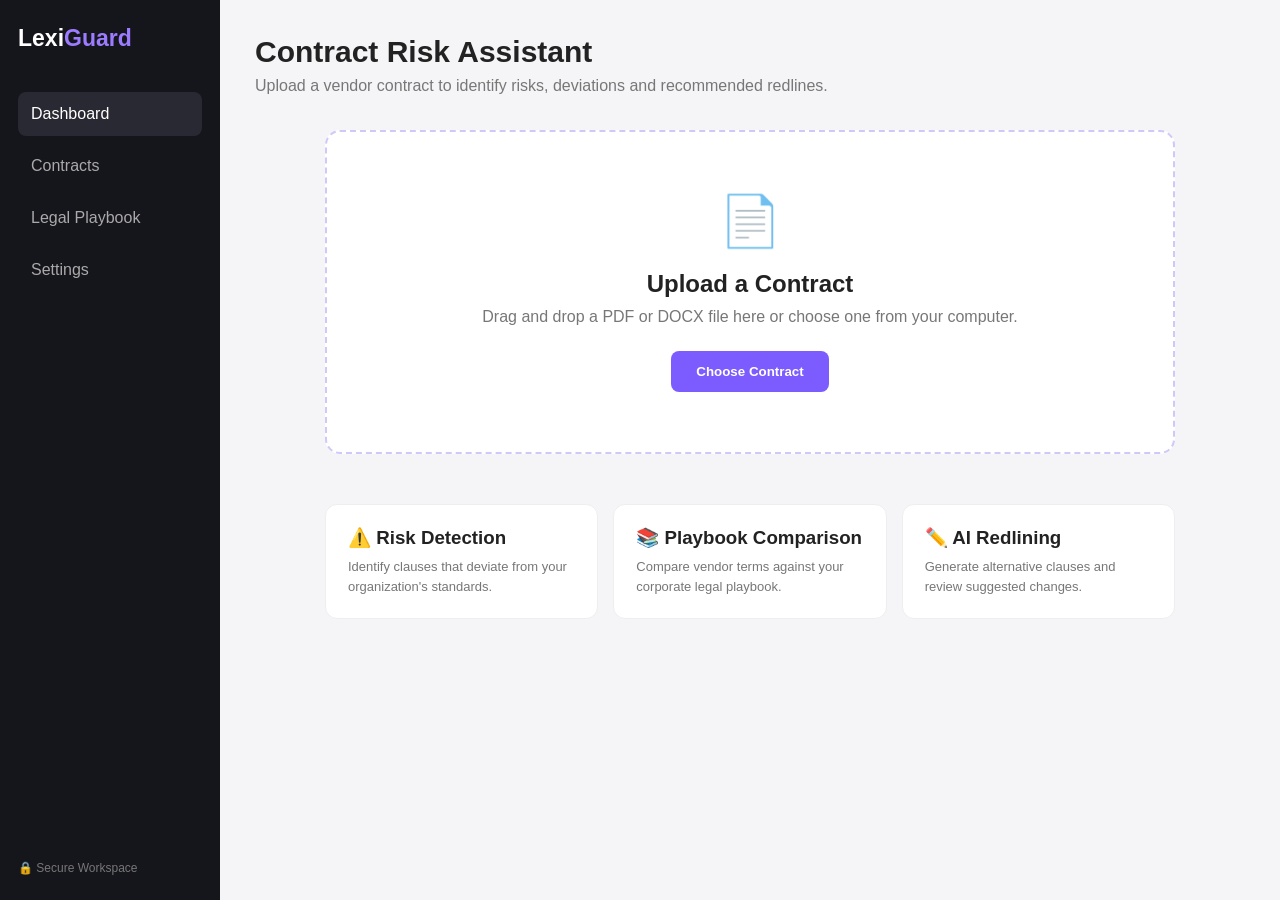
<file: index.html>
<!DOCTYPE html>
<html lang="en">
<head>
    <meta charset="UTF-8">
    <meta name="viewport" content="width=device-width, initial-scale=1.0">

    <title>LexiGuard - Contract Risk Assistant</title>

    <style>

        * {
            box-sizing: border-box;
            margin: 0;
            padding: 0;
            font-family: Arial, sans-serif;
        }

        body {
            background: #f5f5f8;
            color: #222;
        }

        /* SIDEBAR */

        .sidebar {
            position: fixed;
            width: 220px;
            height: 100vh;
            background: #15151c;
            color: white;
            padding: 25px 18px;
        }

        .logo {
            font-size: 23px;
            font-weight: bold;
            margin-bottom: 40px;
        }

        .logo span {
            color: #9b7cff;
        }

        .nav-item {
            padding: 13px;
            margin-bottom: 8px;
            border-radius: 8px;
            color: #aaa;
            cursor: pointer;
        }

        .nav-item:hover,
        .nav-item.active {
            background: #292934;
            color: white;
        }

        .secure {
            position: absolute;
            bottom: 25px;
            color: #777;
            font-size: 12px;
        }

        /* MAIN */

        .main {
            margin-left: 220px;
            padding: 35px;
        }

        .header h1 {
            font-size: 30px;
            margin-bottom: 8px;
        }

        .header p {
            color: #777;
            margin-bottom: 35px;
        }

        /* UPLOAD */

        .upload-container {
            max-width: 850px;
            margin: auto;
        }

        .upload-box {
            background: white;
            border: 2px dashed #cfc9f7;
            border-radius: 15px;
            padding: 60px 30px;
            text-align: center;
            transition: 0.2s;
        }

        .upload-box.dragover {
            background: #f1efff;
            border-color: #7c5cff;
        }

        .upload-icon {
            font-size: 50px;
            margin-bottom: 20px;
        }

        .upload-box h2 {
            margin-bottom: 10px;
        }

        .upload-box p {
            color: #777;
            margin-bottom: 25px;
        }

        .choose-btn {
            background: #7c5cff;
            color: white;
            padding: 13px 25px;
            border-radius: 8px;
            border: none;
            cursor: pointer;
            font-weight: bold;
        }

        .choose-btn:hover {
            background: #6849e8;
        }

        #fileInput {
            display: none;
        }

        /* FILE */

        .file-preview {
            display: none;
            background: white;
            margin-top: 20px;
            padding: 18px;
            border-radius: 12px;
            border: 1px solid #ddd;
        }

        .file-info {
            display: flex;
            align-items: center;
            justify-content: space-between;
        }

        .file-name {
            font-weight: bold;
        }

        .file-type {
            color: #777;
            font-size: 13px;
            margin-top: 5px;
        }

        .remove-btn {
            border: none;
            background: #ffe5e5;
            color: #c52222;
            padding: 8px 12px;
            border-radius: 7px;
            cursor: pointer;
        }

        /* ANALYZE */

        .analyze-container {
            text-align: center;
            margin-top: 25px;
        }

        .analyze-btn {
            display: none;
            background: #222;
            color: white;
            border: none;
            padding: 14px 35px;
            border-radius: 9px;
            font-size: 15px;
            font-weight: bold;
            cursor: pointer;
        }

        .analyze-btn:hover {
            background: #000;
        }

        /* LOADING */

        .loading {
            display: none;
            margin-top: 25px;
            text-align: center;
        }

        .spinner {
            width: 35px;
            height: 35px;
            border: 4px solid #ddd;
            border-top: 4px solid #7c5cff;
            border-radius: 50%;
            animation: spin 1s linear infinite;
            margin: auto;
        }

        @keyframes spin {

            from {
                transform: rotate(0deg);
            }

            to {
                transform: rotate(360deg);
            }

        }

        .loading p {
            margin-top: 12px;
            color: #777;
        }

        /* FEATURES */

        .features {
            display: grid;
            grid-template-columns: repeat(3, 1fr);
            gap: 15px;
            margin-top: 50px;
        }

        .feature {
            background: white;
            padding: 22px;
            border-radius: 12px;
            border: 1px solid #eee;
        }

        .feature h3 {
            margin-bottom: 8px;
        }

        .feature p {
            color: #777;
            font-size: 13px;
            line-height: 1.5;
        }

        /* MOBILE */

        @media(max-width: 750px) {

            .sidebar {
                display: none;
            }

            .main {
                margin-left: 0;
                padding: 20px;
            }

            .features {
                grid-template-columns: 1fr;
            }

        }

    </style>

</head>

<body>


<!-- SIDEBAR -->

<div class="sidebar">

    <div class="logo">
        Lexi<span>Guard</span>
    </div>

    <div class="nav-item active">
        Dashboard
    </div>

    <div class="nav-item">
        Contracts
    </div>

    <div class="nav-item">
        Legal Playbook
    </div>

    <div class="nav-item">
        Settings
    </div>

    <div class="secure">
        🔒 Secure Workspace
    </div>

</div>


<!-- MAIN -->

<div class="main">

    <div class="header">

        <h1>
            Contract Risk Assistant
        </h1>

        <p>
            Upload a vendor contract to identify risks,
            deviations and recommended redlines.
        </p>

    </div>


    <div class="upload-container">


        <!-- UPLOAD -->

        <div
            class="upload-box"
            id="uploadBox"
        >

            <div class="upload-icon">
                📄
            </div>

            <h2>
                Upload a Contract
            </h2>

            <p>
                Drag and drop a PDF or DOCX file here
                or choose one from your computer.
            </p>

            <button
                class="choose-btn"
                onclick="document.getElementById('fileInput').click()"
            >
                Choose Contract
            </button>

            <input
                type="file"
                id="fileInput"
                accept=".pdf,.docx"
            >

        </div>


        <!-- FILE PREVIEW -->

        <div
            class="file-preview"
            id="filePreview"
        >

            <div class="file-info">

                <div>

                    <div
                        class="file-name"
                        id="fileName"
                    ></div>

                    <div
                        class="file-type"
                        id="fileType"
                    ></div>

                </div>

                <button
                    class="remove-btn"
                    onclick="removeFile()"
                >
                    Remove
                </button>

            </div>

        </div>


        <!-- ANALYZE -->

        <div class="analyze-container">

            <button
                class="analyze-btn"
                id="analyzeBtn"
                onclick="analyzeContract()"
            >
                🔍 Analyze Contract
            </button>

        </div>


        <!-- LOADING -->

        <div
            class="loading"
            id="loading"
        >

            <div class="spinner"></div>

            <p>
                Preparing contract analysis...
            </p>

        </div>


        <!-- FEATURES -->

        <div class="features">

            <div class="feature">

                <h3>
                    ⚠️ Risk Detection
                </h3>

                <p>
                    Identify clauses that deviate
                    from your organization's standards.
                </p>

            </div>


            <div class="feature">

                <h3>
                    📚 Playbook Comparison
                </h3>

                <p>
                    Compare vendor terms against
                    your corporate legal playbook.
                </p>

            </div>


            <div class="feature">

                <h3>
                    ✏️ AI Redlining
                </h3>

                <p>
                    Generate alternative clauses
                    and review suggested changes.
                </p>

            </div>

        </div>

    </div>

</div>


<script>

    let selectedFile = null;


    /*
        FILE SELECTED
    */

    document
        .getElementById("fileInput")
        .addEventListener("change", function(event) {

            const file = event.target.files[0];

            if (file) {

                handleFile(file);

            }

        });


    /*
        HANDLE FILE
    */

    function handleFile(file) {

        const extension =
            file.name.split(".").pop().toLowerCase();


        if (
            extension !== "pdf" &&
            extension !== "docx"
        ) {

            alert(
                "Please upload a PDF or DOCX file."
            );

            return;

        }


        selectedFile = file;


        document
            .getElementById("fileName")
            .textContent = file.name;


        document
            .getElementById("fileType")
            .textContent =
                extension.toUpperCase() +
                " • " +
                formatFileSize(file.size);


        document
            .getElementById("filePreview")
            .style.display = "block";


        document
            .getElementById("analyzeBtn")
            .style.display = "inline-block";

    }


    /*
        FILE SIZE
    */

    function formatFileSize(bytes) {

        if (bytes < 1024) {

            return bytes + " bytes";

        }

        if (bytes < 1024 * 1024) {

            return (
                (bytes / 1024).toFixed(1)
                + " KB"
            );

        }

        return (
            (bytes / (1024 * 1024)).toFixed(1)
            + " MB"
        );

    }


    /*
        REMOVE FILE
    */

    function removeFile() {

        selectedFile = null;


        document
            .getElementById("fileInput")
            .value = "";


        document
            .getElementById("filePreview")
            .style.display = "none";


        document
            .getElementById("analyzeBtn")
            .style.display = "none";

    }


    /*
        ANALYZE
    */

    function analyzeContract() {

        if (!selectedFile) {

            alert(
                "Please choose a contract first."
            );

            return;

        }


        document
            .getElementById("analyzeBtn")
            .style.display = "none";


        document
            .getElementById("loading")
            .style.display = "block";


        /*
            Save filename so analysis.html
            can use it later.
        */

        localStorage.setItem(
            "contractFileName",
            selectedFile.name
        );


        /*
            This is currently a simulated
            analysis delay.

            Later this will call our
            Python AI backend.
        */

        setTimeout(function() {

            window.location.href =
                "analysis.html";

        }, 2000);

    }


    /*
        DRAG & DROP
    */

    const uploadBox =
        document.getElementById("uploadBox");


    uploadBox.addEventListener(
        "dragover",
        function(event) {

            event.preventDefault();

            uploadBox.classList.add(
                "dragover"
            );

        }
    );


    uploadBox.addEventListener(
        "dragleave",
        function() {

            uploadBox.classList.remove(
                "dragover"
            );

        }
    );


    uploadBox.addEventListener(
        "drop",
        function(event) {

            event.preventDefault();

            uploadBox.classList.remove(
                "dragover"
            );


            const file =
                event.dataTransfer.files[0];


            if (file) {

                handleFile(file);

            }

        }
    );

</script>

</body>
</html>
</file>
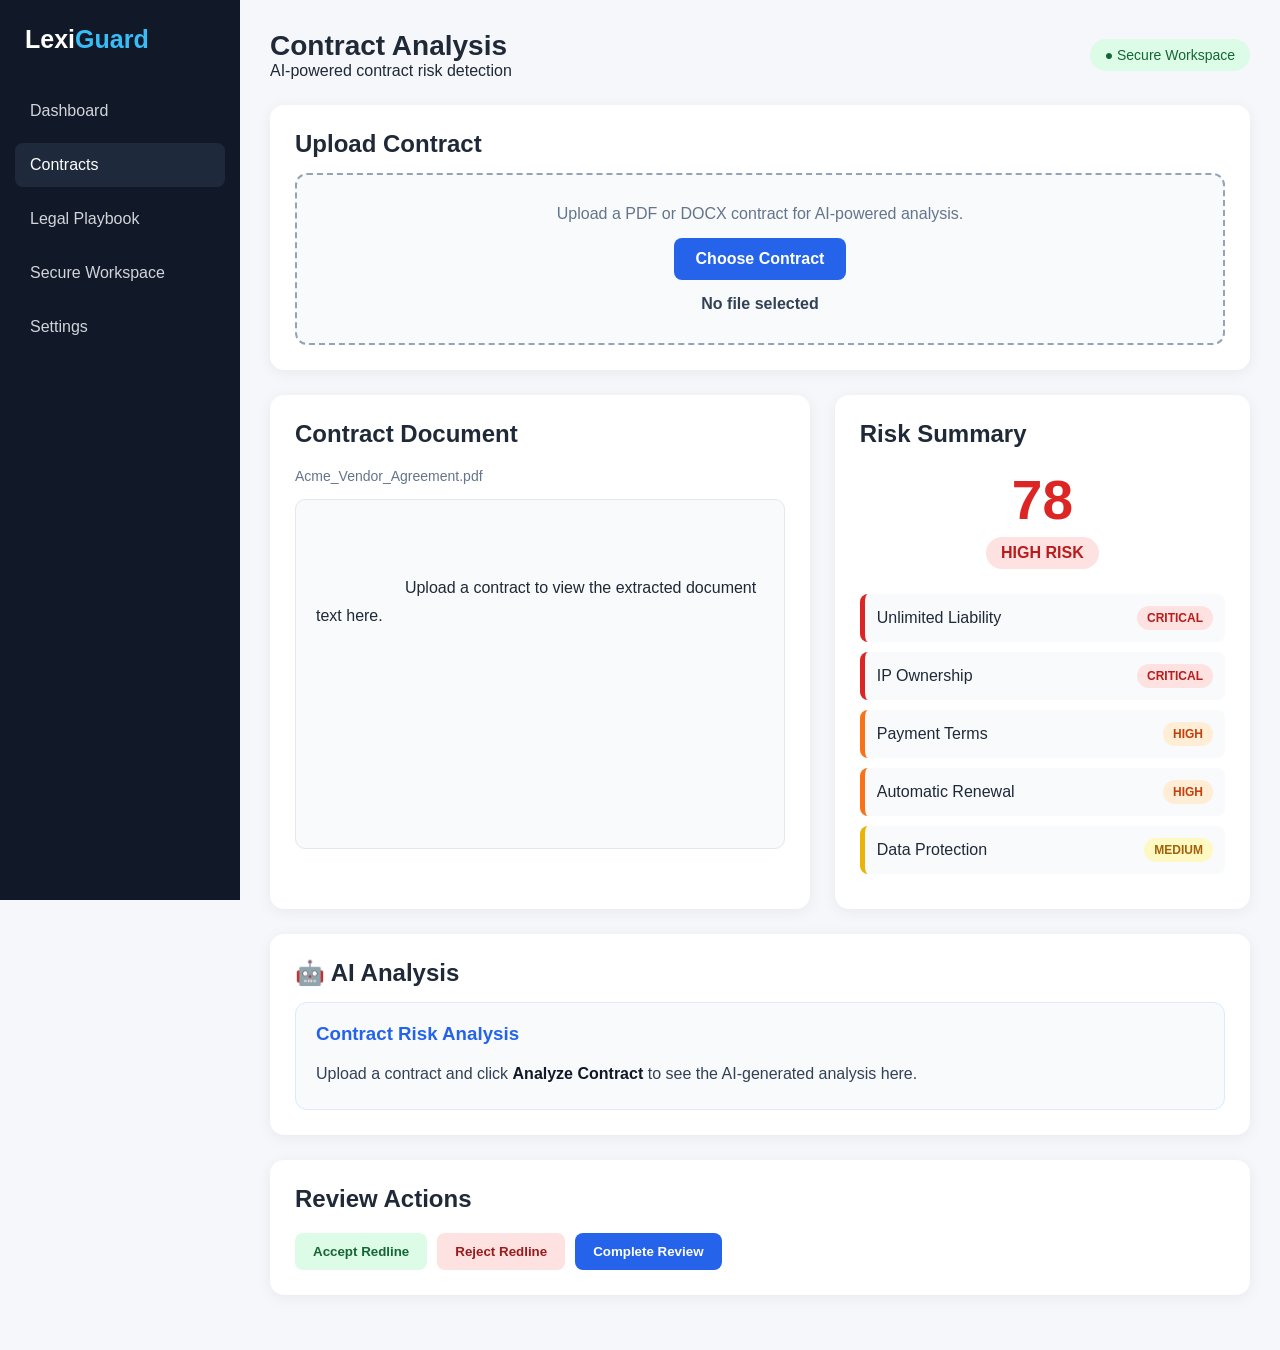
<file: analysis.html>
<!DOCTYPE html>
<html lang="en">
<head>
    <meta charset="UTF-8">
    <meta name="viewport" content="width=device-width, initial-scale=1.0">

    <title>LexiGuard - Contract Analysis</title>

    <style>
        * {
            margin: 0;
            padding: 0;
            box-sizing: border-box;
            font-family: Arial, Helvetica, sans-serif;
        }

        body {
            background: #f5f7fb;
            color: #1f2937;
        }

        /* =========================
           LAYOUT
        ========================= */

        .container {
            display: flex;
            min-height: 100vh;
        }

        /* =========================
           SIDEBAR
        ========================= */

        .sidebar {
            width: 240px;
            background: #111827;
            color: white;
            padding: 25px 15px;
            position: fixed;
            top: 0;
            bottom: 0;
            left: 0;
        }

        .logo {
            font-size: 25px;
            font-weight: bold;
            margin-bottom: 35px;
            padding-left: 10px;
        }

        .logo span {
            color: #38bdf8;
        }

        .menu {
            list-style: none;
        }

        .menu li {
            margin-bottom: 10px;
        }

        .menu a {
            display: block;
            padding: 13px 15px;
            color: #d1d5db;
            text-decoration: none;
            border-radius: 8px;
            transition: 0.3s;
        }

        .menu a:hover,
        .menu a.active {
            background: #1e293b;
            color: white;
        }

        /* =========================
           MAIN
        ========================= */

        .main {
            margin-left: 240px;
            width: calc(100% - 240px);
            padding: 30px;
        }

        .topbar {
            display: flex;
            justify-content: space-between;
            align-items: center;
            margin-bottom: 25px;
        }

        .topbar h1 {
            font-size: 28px;
        }

        .status {
            background: #dcfce7;
            color: #166534;
            padding: 8px 15px;
            border-radius: 20px;
            font-size: 14px;
        }

        /* =========================
           UPLOAD
        ========================= */

        .upload-section {
            background: white;
            padding: 25px;
            border-radius: 14px;
            margin-bottom: 25px;
            box-shadow: 0 3px 15px rgba(0, 0, 0, 0.06);
        }

        .upload-section h2 {
            margin-bottom: 15px;
        }

        .upload-box {
            border: 2px dashed #94a3b8;
            border-radius: 12px;
            padding: 30px;
            text-align: center;
            background: #f8fafc;
        }

        .upload-box p {
            margin-bottom: 15px;
            color: #64748b;
        }

        .file-input {
            display: none;
        }

        .upload-button {
            display: inline-block;
            background: #2563eb;
            color: white;
            padding: 12px 22px;
            border-radius: 8px;
            cursor: pointer;
            font-weight: bold;
        }

        .upload-button:hover {
            background: #1d4ed8;
        }

        #fileName {
            margin-top: 15px;
            font-weight: bold;
            color: #334155;
        }

        #analyzeButton {
            margin-top: 15px;
            padding: 12px 22px;
            border: none;
            border-radius: 8px;
            background: #16a34a;
            color: white;
            font-weight: bold;
            cursor: pointer;
            display: none;
        }

        #analyzeButton:hover {
            background: #15803d;
        }

        /* =========================
           GRID
        ========================= */

        .dashboard-grid {
            display: grid;
            grid-template-columns: 1.3fr 1fr;
            gap: 25px;
        }

        /* =========================
           CARDS
        ========================= */

        .card {
            background: white;
            border-radius: 14px;
            padding: 25px;
            box-shadow: 0 3px 15px rgba(0, 0, 0, 0.06);
            margin-bottom: 25px;
        }

        .card h2 {
            margin-bottom: 20px;
        }

        /* =========================
           CONTRACT
        ========================= */

        .contract-header {
            display: flex;
            justify-content: space-between;
            align-items: center;
            margin-bottom: 15px;
        }

        .filename {
            color: #64748b;
            font-size: 14px;
        }

        .contract-text {
            background: #f8fafc;
            border: 1px solid #e2e8f0;
            border-radius: 10px;
            padding: 20px;
            min-height: 350px;
            max-height: 500px;
            overflow-y: auto;
            line-height: 1.7;
            white-space: pre-wrap;
        }

        .highlight {
            background: #fef3c7;
            padding: 2px 4px;
            border-radius: 4px;
        }

        /* =========================
           RISK SUMMARY
        ========================= */

        .risk-score {
            text-align: center;
            margin-bottom: 25px;
        }

        .score {
            font-size: 55px;
            font-weight: bold;
            color: #dc2626;
        }

        .risk-level {
            display: inline-block;
            background: #fee2e2;
            color: #b91c1c;
            padding: 7px 15px;
            border-radius: 20px;
            font-weight: bold;
            margin-top: 5px;
        }

        .risk-list {
            list-style: none;
        }

        .risk-list li {
            padding: 12px;
            margin-bottom: 10px;
            border-radius: 8px;
            background: #f8fafc;
            display: flex;
            justify-content: space-between;
            align-items: center;
        }

        .critical {
            border-left: 5px solid #dc2626;
        }

        .high {
            border-left: 5px solid #f97316;
        }

        .medium {
            border-left: 5px solid #eab308;
        }

        .low {
            border-left: 5px solid #22c55e;
        }

        .badge {
            padding: 5px 10px;
            border-radius: 15px;
            font-size: 12px;
            font-weight: bold;
        }

        .badge-critical {
            background: #fee2e2;
            color: #b91c1c;
        }

        .badge-high {
            background: #ffedd5;
            color: #c2410c;
        }

        .badge-medium {
            background: #fef9c3;
            color: #a16207;
        }

        .badge-low {
            background: #dcfce7;
            color: #15803d;
        }

        /* =========================
           AI ANALYSIS
        ========================= */

        .ai-analysis {
            background: white;
            border-radius: 14px;
            padding: 25px;
            box-shadow: 0 3px 15px rgba(0, 0, 0, 0.06);
            margin-bottom: 25px;
        }

        .ai-analysis h2 {
            margin-bottom: 15px;
        }

        .analysis-result {
            background: #f8fafc;
            border: 1px solid #dbeafe;
            border-radius: 12px;
            padding: 20px;
        }

        .analysis-result h3 {
            color: #2563eb;
            margin-bottom: 15px;
        }

        .analysis-text {
            line-height: 1.8;
            color: #334155;
            white-space: normal;
        }

        .analysis-text strong {
            color: #111827;
        }

        /* =========================
           LOADING
        ========================= */

        #loading {
            display: none;
            margin-top: 15px;
            color: #2563eb;
            font-weight: bold;
        }

        /* =========================
           BUTTONS
        ========================= */

        .action-buttons {
            display: flex;
            gap: 10px;
            margin-top: 20px;
        }

        .action-button {
            border: none;
            padding: 11px 18px;
            border-radius: 8px;
            cursor: pointer;
            font-weight: bold;
        }

        .accept {
            background: #dcfce7;
            color: #166534;
        }

        .reject {
            background: #fee2e2;
            color: #991b1b;
        }

        .complete {
            background: #2563eb;
            color: white;
        }

        /* =========================
           RESPONSIVE
        ========================= */

        @media (max-width: 900px) {

            .sidebar {
                width: 190px;
            }

            .main {
                margin-left: 190px;
                width: calc(100% - 190px);
            }

            .dashboard-grid {
                grid-template-columns: 1fr;
            }
        }

        @media (max-width: 650px) {

            .sidebar {
                position: relative;
                width: 100%;
            }

            .container {
                flex-direction: column;
            }

            .main {
                margin-left: 0;
                width: 100%;
            }
        }
    </style>
</head>

<body>

<div class="container">

    <!-- =========================
         SIDEBAR
    ========================= -->

    <aside class="sidebar">

        <div class="logo">
            Lexi<span>Guard</span>
        </div>

        <ul class="menu">

            <li>
                <a href="index.html">
                    Dashboard
                </a>
            </li>

            <li>
                <a href="analysis.html" class="active">
                    Contracts
                </a>
            </li>

            <li>
                <a href="#">
                    Legal Playbook
                </a>
            </li>

            <li>
                <a href="#">
                    Secure Workspace
                </a>
            </li>

            <li>
                <a href="#">
                    Settings
                </a>
            </li>

        </ul>

    </aside>


    <!-- =========================
         MAIN CONTENT
    ========================= -->

    <main class="main">

        <div class="topbar">

            <div>
                <h1>Contract Analysis</h1>
                <p>AI-powered contract risk detection</p>
            </div>

            <div class="status">
                ● Secure Workspace
            </div>

        </div>


        <!-- =========================
             UPLOAD SECTION
        ========================= -->

        <section class="upload-section">

            <h2>Upload Contract</h2>

            <div class="upload-box">

                <p>
                    Upload a PDF or DOCX contract for AI-powered analysis.
                </p>

                <label for="contractFile" class="upload-button">
                    Choose Contract
                </label>

                <input
                    type="file"
                    id="contractFile"
                    class="file-input"
                    accept=".pdf,.docx"
                >

                <div id="fileName">
                    No file selected
                </div>

                <button id="analyzeButton">
                    Analyze Contract
                </button>

                <div id="loading">
                    ⏳ Analyzing contract with AI...
                </div>

            </div>

        </section>


        <!-- =========================
             DASHBOARD GRID
        ========================= -->

        <div class="dashboard-grid">


            <!-- =========================
                 CONTRACT DOCUMENT
            ========================= -->

            <section class="card">

                <div class="contract-header">

                    <div>
                        <h2>Contract Document</h2>

                        <div class="filename" id="contractFilename">
                            Acme_Vendor_Agreement.pdf
                        </div>
                    </div>

                </div>

                <div
                    class="contract-text"
                    id="contractText"
                    contenteditable="true"
                >

                    Upload a contract to view the extracted document text here.

                </div>

            </section>


            <!-- =========================
                 RISK SUMMARY
            ========================= -->

            <section class="card">

                <h2>Risk Summary</h2>

                <div class="risk-score">

                    <div class="score">
                        78
                    </div>

                    <div class="risk-level">
                        HIGH RISK
                    </div>

                </div>

                <ul class="risk-list">

                    <li class="critical">

                        <span>
                            Unlimited Liability
                        </span>

                        <span class="badge badge-critical">
                            CRITICAL
                        </span>

                    </li>

                    <li class="critical">

                        <span>
                            IP Ownership
                        </span>

                        <span class="badge badge-critical">
                            CRITICAL
                        </span>

                    </li>

                    <li class="high">

                        <span>
                            Payment Terms
                        </span>

                        <span class="badge badge-high">
                            HIGH
                        </span>

                    </li>

                    <li class="high">

                        <span>
                            Automatic Renewal
                        </span>

                        <span class="badge badge-high">
                            HIGH
                        </span>

                    </li>

                    <li class="medium">

                        <span>
                            Data Protection
                        </span>

                        <span class="badge badge-medium">
                            MEDIUM
                        </span>

                    </li>

                </ul>

            </section>

        </div>


        <!-- =========================
             AI ANALYSIS
        ========================= -->

        <section class="ai-analysis">

            <h2>🤖 AI Analysis</h2>

            <div class="analysis-result">

                <h3>
                    Contract Risk Analysis
                </h3>

                <div
                    class="analysis-text"
                    id="analysisText"
                >
                    Upload a contract and click
                    <strong>Analyze Contract</strong>
                    to see the AI-generated analysis here.
                </div>

            </div>

        </section>


        <!-- =========================
             ACTIONS
        ========================= -->

        <section class="card">

            <h2>Review Actions</h2>

            <div class="action-buttons">

                <button
                    class="action-button accept"
                    onclick="acceptRedline()"
                >
                    Accept Redline
                </button>

                <button
                    class="action-button reject"
                    onclick="rejectRedline()"
                >
                    Reject Redline
                </button>

                <button
                    class="action-button complete"
                    onclick="completeReview()"
                >
                    Complete Review
                </button>

            </div>

        </section>

    </main>

</div>


<!-- =========================
     JAVASCRIPT
========================= -->

<script>

    const fileInput =
        document.getElementById("contractFile");

    const fileName =
        document.getElementById("fileName");

    const analyzeButton =
        document.getElementById("analyzeButton");

    const loading =
        document.getElementById("loading");

    const contractText =
        document.getElementById("contractText");

    const contractFilename =
        document.getElementById("contractFilename");

    const analysisText =
        document.getElementById("analysisText");


    /* =========================
       FILE SELECTION
    ========================= */

    fileInput.addEventListener("change", function () {

        if (fileInput.files.length === 0) {

            fileName.textContent =
                "No file selected";

            analyzeButton.style.display =
                "none";

            return;
        }

        const file =
            fileInput.files[0];

        fileName.textContent =
            "Selected: " + file.name;

        analyzeButton.style.display =
            "inline-block";

    });


    /* =========================
       ANALYZE CONTRACT
    ========================= */

    analyzeButton.addEventListener("click", async function () {

        if (fileInput.files.length === 0) {

            alert("Please choose a contract first.");

            return;
        }

        const file =
            fileInput.files[0];

        const formData =
            new FormData();

        formData.append("file", file);


        loading.style.display =
            "block";

        analyzeButton.disabled =
            true;


        analysisText.innerHTML =
            "Analyzing your contract...";


        try {

            const response =
                await fetch(
                    "http://127.0.0.1:8000/upload",
                    {
                        method: "POST",
                        body: formData
                    }
                );


            const data =
                await response.json();


            console.log(
                "Backend response:",
                data
            );


            if (!data.success) {

                throw new Error(
                    data.message ||
                    "Analysis failed."
                );

            }


            /* =========================
               SHOW FILE NAME
            ========================= */

            contractFilename.textContent =
                data.filename;


            /* =========================
               SHOW EXTRACTED TEXT
            ========================= */

            contractText.textContent =
                data.text;


            /* =========================
               SHOW AI ANALYSIS
            ========================= */

            if (data.analysis) {

                analysisText.innerHTML =
                    formatAnalysis(
                        data.analysis
                    );

            } else {

                analysisText.innerHTML =
                    "No AI analysis was returned.";

            }


        } catch (error) {

            console.error(
                "Analysis error:",
                error
            );


            analysisText.innerHTML =
                `<strong>
                    Error:
                </strong>
                ${error.message}`;


            alert(
                "Could not analyze the contract. Make sure the FastAPI server is running."
            );

        }


        loading.style.display =
            "none";

        analyzeButton.disabled =
            false;

    });


    /* =========================
       FORMAT AI RESPONSE
    ========================= */

    function formatAnalysis(text) {

        return text

            .replace(
                /\*\*(.*?)\*\*/g,
                "<strong>$1</strong>"
            )

            .replace(
                /\n/g,
                "<br>"
            );

    }


    /* =========================
       ACCEPT REDLINE
    ========================= */

    function acceptRedline() {

        alert(
            "Redline accepted."
        );

    }


    /* =========================
       REJECT REDLINE
    ========================= */

    function rejectRedline() {

        alert(
            "Redline rejected."
        );

    }


    /* =========================
       COMPLETE REVIEW
    ========================= */

    function completeReview() {

        alert(
            "Contract review completed successfully."
        );

    }

</script>

</body>
</html>
</file>
